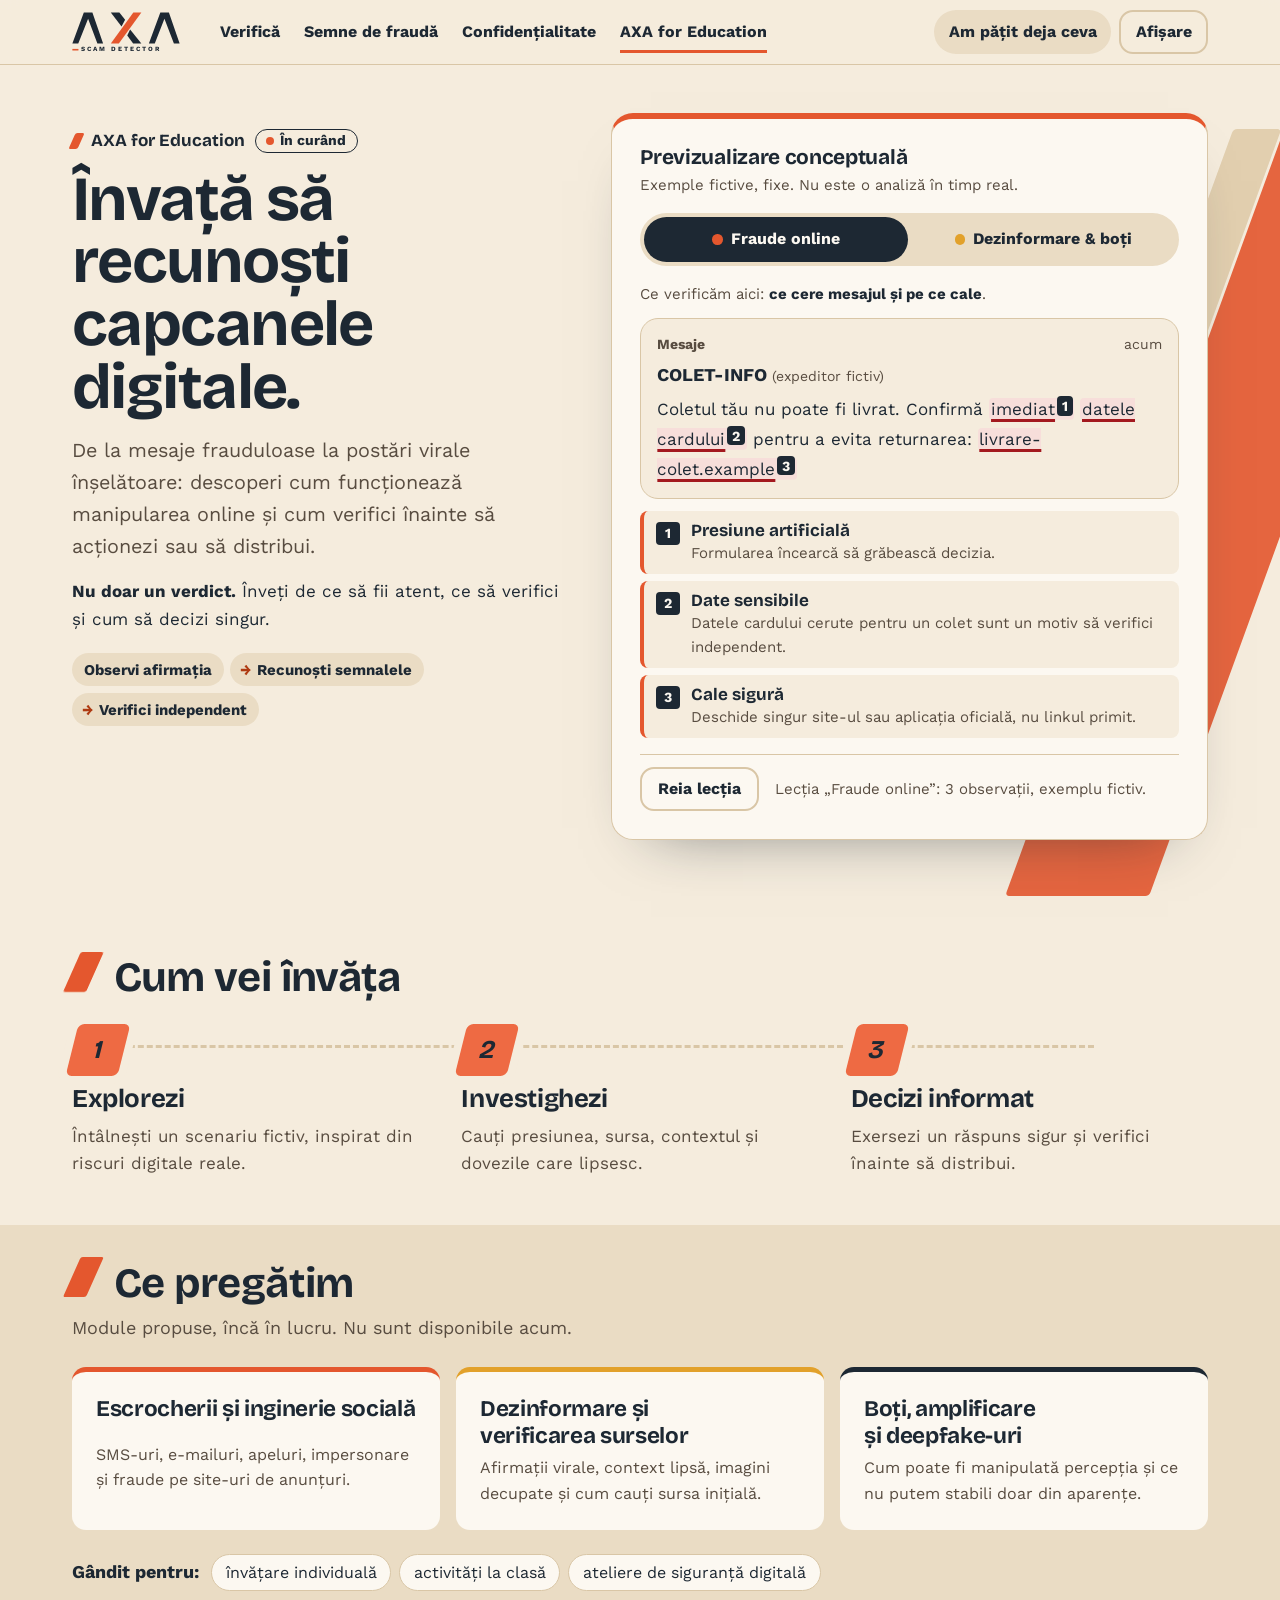
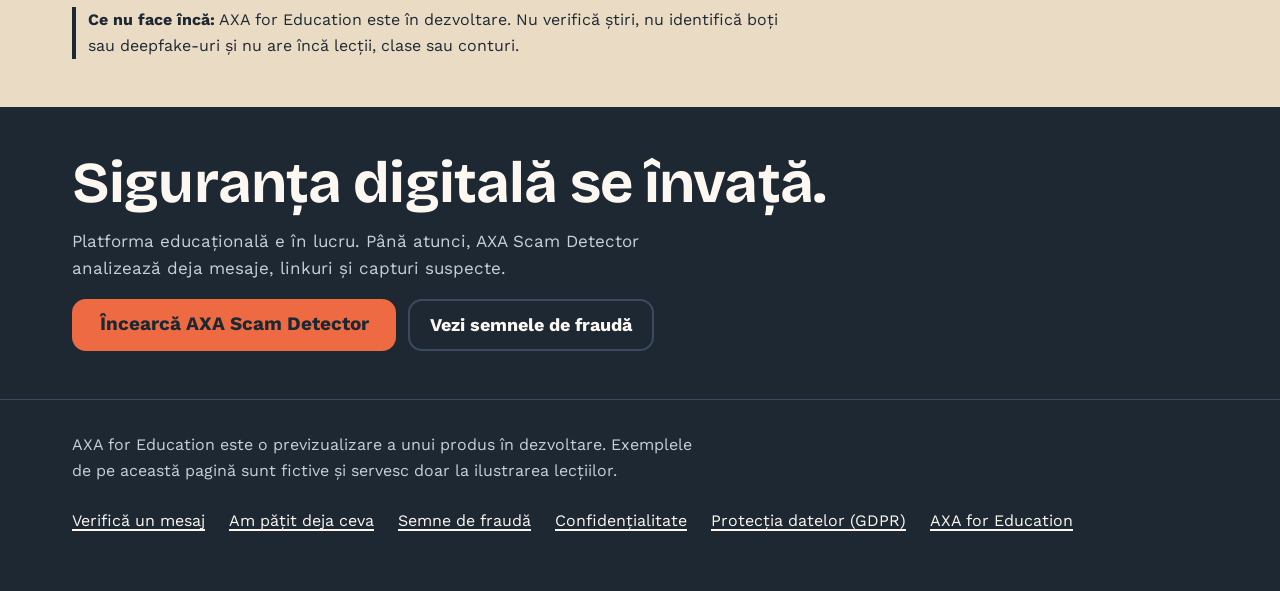
<file: education.html>
<!DOCTYPE html>
<html lang="ro">
<head>
<meta charset="UTF-8">
<meta name="viewport" content="width=device-width, initial-scale=1, viewport-fit=cover">
<title>AXA for Education — în curând</title>
<meta name="description" content="AXA for Education, în curând: învață să recunoști escrocheriile online și informațiile virale înșelătoare și cum să le verifici înainte să acționezi sau să distribui.">
<meta name="color-scheme" content="light dark">
<meta name="theme-color" content="#F5ECDD" media="(prefers-color-scheme: light)">
<meta name="theme-color" content="#121920" media="(prefers-color-scheme: dark)">
<link rel="preload" href="/assets/fonts/bricolage-bold.woff" as="font" type="font/woff" crossorigin>
<link rel="preload" href="/assets/fonts/worksans-regular.woff" as="font" type="font/woff" crossorigin>
<link rel="stylesheet" href="/assets/axa.css">
<link rel="stylesheet" href="/assets/education.css">
</head>
<body class="edu">
<a class="skip" href="#continut">Sari la conținut</a>

<header class="top">
  <div class="wrap top-in">
    <a class="logo" href="/" aria-label="AXA Scam Detector, pagina principală">
      <svg viewBox="148 300 604 236" aria-hidden="true" focusable="false"><g class="logo-ink"><polygon points="150,482 214,309 262,309 322,482 290,482 238,343 183,482"/><polygon points="578,482 642,309 690,309 750,482 718,482 665,343 611,482"/><polygon points="365,309 413,309 445,349 425,387"/><polygon points="473,403 536,482 490,482 457,437"/></g><polygon class="logo-accent" points="365,482 410,482 536,309 491,309"/><rect class="logo-accent" x="150" y="512" width="34" height="9"/><text class="logo-ink" x="198" y="526" font-size="36" letter-spacing="11" font-family="Work Sans, system-ui, sans-serif" font-weight="700">SCAM DETECTOR</text></svg>
    </a>
    <nav class="nav" aria-label="Navigare principală">
      <a href="/#verifica">Verifică</a><a href="/#semne">Semne de fraudă</a><a href="/#confidentialitate">Confidențialitate</a><a href="/education" aria-current="page">AXA for Education</a>
    </nav>
    <div class="top-actions">
      <a class="help-link" href="/#ajutor"><span class="long">Am pățit deja ceva</span><span class="short" aria-hidden="true">Ajutor</span></a>
      <button class="btn btn-ghost" id="disp" type="button" aria-expanded="false" aria-controls="disp-panel"><span class="lbl-wide">Afișare</span><span class="lbl-narrow">Meniu</span></button>
    </div>
  </div>
  <div class="disp-panel" id="disp-panel" hidden>
    <nav class="wrap menu-links" aria-label="Navigare principală">
      <a href="/#verifica">Verifică</a><a href="/#semne">Semne de fraudă</a><a href="/#confidentialitate">Confidențialitate</a><a href="/education" aria-current="page">AXA for Education</a>
    </nav>
    <div class="wrap disp-in">
      <div class="disp-group" role="group" aria-labelledby="ts-l"><span id="ts-l">Mărimea textului</span>
        <button class="btn btn-ghost" id="fm" type="button" aria-label="Micșorează textul">A−</button><output id="fz" aria-live="polite">100%</output><button class="btn btn-ghost" id="fp" type="button" aria-label="Mărește textul">A+</button></div>
      <fieldset class="disp-group"><legend>Tema</legend>
        <label><input type="radio" name="theme" value="auto" checked> Ca dispozitivul</label>
        <label><input type="radio" name="theme" value="light"> Luminoasă</label>
        <label><input type="radio" name="theme" value="dark"> Întunecată</label></fieldset>
    </div>
  </div>
</header>

<main id="continut" tabindex="-1">
  <!-- A · hero + B · the two-track conceptual preview -->
  <section class="wrap edu-hero" aria-labelledby="edu-h">
    <div class="edu-intro">
      <p class="edu-brand"><span class="slash" aria-hidden="true"></span>AXA for Education <span class="soon">În curând</span></p>
      <h1 id="edu-h">Învață să recunoști capcanele digitale.</h1>
      <p class="edu-lead">De la mesaje frauduloase la postări virale înșelătoare: descoperi cum funcționează manipularea online și cum verifici înainte să acționezi sau să distribui.</p>
      <p class="edu-promise"><strong>Nu doar un verdict.</strong> Înveți de ce să fii atent, ce să verifici și cum să decizi singur.</p>
      <ol class="edu-path" aria-label="Aceeași disciplină pentru ambele lecții">
        <li>Observi afirmația</li><li>Recunoști semnalele</li><li>Verifici independent</li>
      </ol>
    </div>

    <section class="lab" id="previzualizare" aria-labelledby="lab-h">
      <div class="lab-head">
        <h2 id="lab-h">Previzualizare conceptuală</h2>
        <p class="lab-note">Exemple fictive, fixe. Nu este o analiză în timp real.</p>
      </div>
      <div class="lab-tabs" role="tablist" aria-label="Alege lecția" hidden>
        <button class="lab-tab" type="button" role="tab" id="tab-f" aria-controls="panel-f" aria-selected="true"><span class="dot dot-f" aria-hidden="true"></span>Fraude online</button>
        <button class="lab-tab" type="button" role="tab" id="tab-d" aria-controls="panel-d" aria-selected="false" tabindex="-1"><span class="dot dot-d" aria-hidden="true"></span>Dezinformare &amp; boți</button>
      </div>

      <div class="lab-panel track-f" id="panel-f" data-track="f">
        <h3 class="track-title">Fraude online</h3>
        <p class="track-what">Ce verificăm aici: <strong>ce cere mesajul și pe ce cale</strong>.</p>
        <div class="specimen sms" aria-label="Exemplu fictiv de SMS">
          <p class="sms-top"><span class="sms-app">Mesaje</span><span>acum</span></p>
          <p class="sms-from">COLET-INFO <span>(expeditor fictiv)</span></p>
          <p class="sms-text">Coletul tău nu poate fi livrat. Confirmă <mark class="cue" data-step="1"><span class="w">imediat</span><sup>1</sup></mark> <mark class="cue" data-step="2"><span class="w">datele cardului</span><sup>2</sup></mark> pentru a evita returnarea: <mark class="cue cue-link" data-step="3"><span class="w">livrare-colet.example</span><sup>3</sup></mark></p>
        </div>
        <ol class="notes-edu">
          <li data-step="1"><b>Presiune artificială</b><span>Formularea încearcă să grăbească decizia.</span></li>
          <li data-step="2"><b>Date sensibile</b><span>Datele cardului cerute pentru un colet sunt un motiv să verifici independent.</span></li>
          <li data-step="3"><b>Cale sigură</b><span>Deschide singur site-ul sau aplicația oficială, nu linkul primit.</span></li>
        </ol>
      </div>

      <div class="lab-panel track-d" id="panel-d" data-track="d">
        <h3 class="track-title">Dezinformare &amp; boți</h3>
        <p class="track-what">Ce verificăm aici: <strong>de unde vine afirmația și ce o susține</strong>.</p>
        <article class="specimen post" aria-label="Exemplu fictiv de postare virală">
          <div class="post-head"><span class="avatar" aria-hidden="true">EV</span><p><b>Exemplu Viral</b><span>@exemplu_viral · cont fictiv</span></p></div>
          <p class="post-text"><mark class="cue" data-step="1"><span class="w">ȘOCANT!</span><sup>1</sup></mark> <mark class="cue" data-step="2"><span class="w">Toată lumea distribuie</span><sup>2</sup></mark> <span class="keep"><mark class="cue" data-step="3"><span class="w">această informație</span><sup>3</sup></mark>.</span> Media nu vrea să afli adevărul!</p>
          <figure class="spread">
            <svg viewBox="0 0 240 70" aria-hidden="true" focusable="false"><g class="sp-lines"><path d="M120 35 L60 14 M120 35 L54 56 M120 35 L180 12 M120 35 L188 55 M60 14 L18 22 M54 56 L16 50 M180 12 L222 20 M188 55 L226 48 M120 35 L120 6 M120 35 L118 64"/></g><g class="sp-nodes"><circle cx="120" cy="35" r="8" class="hub"/><circle cx="60" cy="14" r="5"/><circle cx="54" cy="56" r="5"/><circle cx="180" cy="12" r="5"/><circle cx="188" cy="55" r="5"/><circle cx="18" cy="22" r="4"/><circle cx="16" cy="50" r="4"/><circle cx="222" cy="20" r="4"/><circle cx="226" cy="48" r="4"/><circle cx="120" cy="6" r="4"/><circle cx="118" cy="64" r="4"/></g></svg>
            <figcaption>Simulare: cum circulă o postare. Desenul nu arată boți și nu dovedește o campanie coordonată.</figcaption>
          </figure>
        </article>
        <ol class="notes-edu">
          <li data-step="1"><b>Limbaj emoțional</b><span>Intensitatea nu înlocuiește dovezile.</span></li>
          <li data-step="2"><b>Popularitate ≠ adevăr</b><span>Multe distribuiri nu arată că afirmația e corectă și nici că provin de la boți.</span></li>
          <li data-step="3"><b>Sursă neclară</b><span>Cine afirmă asta și unde este sursa originală?</span></li>
          <li data-step="4"><b>Ce verifici?</b><span>Sursa inițială, data, contextul și confirmări independente.</span></li>
        </ol>
        <p class="track-honest">Lecția nu spune că afirmația e falsă. Te învață cum o verifici.</p>
      </div>

      <div class="lab-ctrl" hidden>
        <button class="btn btn-ghost" id="replay" type="button">Reia lecția</button>
        <p class="lab-status" id="lab-status" aria-live="polite"></p>
      </div>
    </section>
  </section>

  <!-- C · how future learning works -->
  <section class="wrap edu-moves" aria-labelledby="moves-h">
    <h2 id="moves-h"><span class="slash" aria-hidden="true"></span>Cum vei învăța</h2>
    <ol class="moves">
      <li><span class="mv-n" aria-hidden="true">1</span><h3>Explorezi</h3><p>Întâlnești un scenariu fictiv, inspirat din riscuri digitale reale.</p></li>
      <li><span class="mv-n" aria-hidden="true">2</span><h3>Investighezi</h3><p>Cauți presiunea, sursa, contextul și dovezile care lipsesc.</p></li>
      <li><span class="mv-n" aria-hidden="true">3</span><h3>Decizi informat</h3><p>Exersezi un răspuns sigur și verifici înainte să distribui.</p></li>
    </ol>
  </section>

  <!-- D · where the education goes next -->
  <section class="edu-next" aria-labelledby="next-h">
    <div class="wrap">
      <div class="next-head">
        <h2 id="next-h"><span class="slash" aria-hidden="true"></span>Ce pregătim</h2>
        <p>Module propuse, încă în lucru. Nu sunt disponibile acum.</p>
      </div>
      <ul class="modules">
        <li class="mod mod-f"><h3>Escrocherii și inginerie socială</h3><p>SMS-uri, e-mailuri, apeluri, impersonare și fraude pe site-uri de anunțuri.</p></li>
        <li class="mod mod-d"><h3>Dezinformare și verificarea surselor</h3><p>Afirmații virale, context lipsă, imagini decupate și cum cauți sursa inițială.</p></li>
        <li class="mod mod-b"><h3>Boți, amplificare și deepfake-uri</h3><p>Cum poate fi manipulată percepția și ce nu putem stabili doar din aparențe.</p></li>
      </ul>
      <div class="audiences">
        <p class="aud-k">Gândit pentru:</p>
        <ul><li>învățare individuală</li><li>activități la clasă</li><li>ateliere de siguranță digitală</li></ul>
      </div>
      <p class="edu-limits"><strong>Ce nu face încă:</strong> AXA for Education este în dezvoltare. Nu verifică știri, nu identifică boți sau deepfake-uri și nu are încă lecții, clase sau conturi.</p>
    </div>
  </section>

  <!-- E · closing -->
  <section class="edu-close" aria-labelledby="close-h">
    <div class="wrap close-in">
      <h2 id="close-h">Siguranța digitală se învață.</h2>
      <p>Platforma educațională e în lucru. Până atunci, AXA Scam Detector analizează deja mesaje, linkuri și capturi suspecte.</p>
      <div class="close-ctas">
        <a class="btn btn-cta" href="/#verifica">Încearcă AXA Scam Detector</a>
        <a class="btn btn-on-dark" href="/#semne">Vezi semnele de fraudă</a>
      </div>
    </div>
  </section>
</main>

<footer class="foot">
  <div class="wrap foot-in">
    <p>AXA for Education este o previzualizare a unui produs în dezvoltare. Exemplele de pe această pagină sunt fictive și servesc doar la ilustrarea lecțiilor.</p>
    <nav aria-label="Navigare secundară"><a href="/#verifica">Verifică un mesaj</a><a href="/#ajutor">Am pățit deja ceva</a><a href="/#semne">Semne de fraudă</a><a href="/#confidentialitate">Confidențialitate</a><a href="/#gdpr">Protecția datelor (GDPR)</a><a href="/education" aria-current="page">AXA for Education</a></nav>
  </div>
</footer>
<script src="/assets/education.js"></script>
</body>
</html>
</file>
<file: assets/axa.css>
/* AXA Scam Detector — "Evidence Desk, alive" (v2.1.1 UI).
   Warm cream + deep navy + AXA orange, one graphic motif (the logo's slash), a restored
   green→amber→red scale, and a small motion language. Colour never carries meaning alone.
   Fonts: Bricolage Grotesque (display) + Work Sans (text), OFL, subset, self-hosted. */

@font-face{font-family:"Bricolage Grotesque";src:url("/assets/fonts/bricolage-bold.woff") format("woff");font-weight:700;font-style:normal;font-display:swap}
@font-face{font-family:"Work Sans";src:url("/assets/fonts/worksans-regular.woff") format("woff");font-weight:400;font-style:normal;font-display:swap}
@font-face{font-family:"Work Sans";src:url("/assets/fonts/worksans-bold.woff") format("woff");font-weight:700;font-style:normal;font-display:swap}

:root{
  --paper:#F5ECDD; --paper-2:#FCF8F1; --sand:#EADCC4; --sand-2:#E2CFAF; --line:#D9C6A6; --field:#8A775B;
  --ink:#1D2833; --muted:#584C40;
  --desk:#1D2833; --desk-2:#26344A; --desk-text:#FCF8F1; --desk-muted:#C9D0D8; --desk-line:#3B4A5E;
  --fit-on-dark:#FFB59C; --brand:#E4572E; --cta:#EE6A43; --cta-hover:#F27B57; --on-cta:#1D2833; --link:#AE3A12;
  --danger:#A3191F; --danger-tint:#F7DEDA; --caution:#7A4E00; --caution-tint:#F6E6BF;
  --clear:#25624A; --clear-tint:#DDEBE1; --unknown:#46566A; --unknown-tint:#E4E8EC;
  /* the scale: deliberately warmer and clearer than traffic-light primaries */
  --sp-green:#2E8B5E; --sp-amber:#E2A12B; --sp-red:#D2412A; --sp-track:#E7DAC4;
  --focus:#E4572E;
  --display:"Bricolage Grotesque","Work Sans",system-ui,-apple-system,"Segoe UI",Roboto,Arial,sans-serif;
  --text:"Work Sans",system-ui,-apple-system,"Segoe UI",Roboto,Arial,sans-serif;
  --mono:ui-monospace,"SF Mono","Cascadia Mono",Consolas,"Roboto Mono","DejaVu Sans Mono",monospace;
  --fs-meta:.875rem; --fs-body:1.125rem; --fs-lg:1.25rem;
  --s1:.25rem; --s2:.5rem; --s3:.75rem; --s4:1rem; --s5:1.5rem; --s6:2rem; --s7:3rem; --s8:5rem;
  --r-sm:8px; --r:14px; --r-lg:22px;
  /* motion: feedback · local · major · marker */
  --d-fb:110ms; --d-local:210ms; --d-major:320ms; --d-marker:650ms;
  --ease-out:cubic-bezier(.22,1,.36,1); --ease-io:cubic-bezier(.65,0,.35,1);
  --shadow-lift:0 10px 24px -14px rgba(29,40,51,.55);
  --measure:40rem;
  color-scheme:light;
}
@media (prefers-color-scheme:dark){:root:not([data-theme="light"]){
  --paper:#121920; --paper-2:#1A232D; --sand:#222D39; --sand-2:#2A3644; --line:#344252; --field:#7C8A9A;
  --ink:#F0E6D4; --muted:#BDB3A4;
  --desk:#243142; --desk-2:#2E3D51; --desk-text:#F0E6D4; --desk-muted:#A9B3BE; --desk-line:#3A4858;
  --brand:#F27149; --cta:#F27149; --cta-hover:#F5875F; --on-cta:#121920; --link:#F58A68;
  --danger:#FF968C; --danger-tint:#3A1C1E; --caution:#F0C46B; --caution-tint:#362B14;
  --clear:#86D1B2; --clear-tint:#15302A; --unknown:#AEBBC9; --unknown-tint:#202A35;
  --sp-green:#4DB585; --sp-amber:#F0B84A; --sp-red:#FF7A5C; --sp-track:#2A3644; --focus:#F27149;
  --shadow-lift:0 10px 24px -14px rgba(0,0,0,.8); color-scheme:dark}}
:root[data-theme="dark"]{
  --paper:#121920; --paper-2:#1A232D; --sand:#222D39; --sand-2:#2A3644; --line:#344252; --field:#7C8A9A;
  --ink:#F0E6D4; --muted:#BDB3A4;
  --desk:#243142; --desk-2:#2E3D51; --desk-text:#F0E6D4; --desk-muted:#A9B3BE; --desk-line:#3A4858;
  --brand:#F27149; --cta:#F27149; --cta-hover:#F5875F; --on-cta:#121920; --link:#F58A68;
  --danger:#FF968C; --danger-tint:#3A1C1E; --caution:#F0C46B; --caution-tint:#362B14;
  --clear:#86D1B2; --clear-tint:#15302A; --unknown:#AEBBC9; --unknown-tint:#202A35;
  --sp-green:#4DB585; --sp-amber:#F0B84A; --sp-red:#FF7A5C; --sp-track:#2A3644; --focus:#F27149;
  --shadow-lift:0 10px 24px -14px rgba(0,0,0,.8); color-scheme:dark}

/* ---------------------------------------------------------------- base */
*,*::before,*::after{box-sizing:border-box}
html{-webkit-text-size-adjust:100%;scroll-padding-top:1rem}
@media (min-width:56em){html{scroll-padding-top:5.5rem}}
html.theme-anim,html.theme-anim *{transition:background-color var(--d-major) var(--ease-io),color var(--d-major) var(--ease-io),border-color var(--d-major) var(--ease-io)!important}
body{margin:0;background:var(--paper);color:var(--ink);font-family:var(--text);font-size:var(--fs-body);line-height:1.6;overflow-wrap:break-word;-webkit-font-smoothing:antialiased;font-variant-numeric:lining-nums}
[hidden]{display:none!important}
h1,h2,h3{font-family:var(--display);font-weight:700;line-height:1.08;margin:0;letter-spacing:-.015em;text-wrap:balance}
p{margin:0}
a{color:var(--link);text-underline-offset:.2em;text-decoration-thickness:1.5px}
a:hover{text-decoration-thickness:2.5px}
button,input,textarea{font:inherit;color:inherit}
button{cursor:pointer;-webkit-tap-highlight-color:transparent}
:focus-visible{outline:3px solid var(--focus);outline-offset:3px;border-radius:4px}
.sr{position:absolute!important;width:1px;height:1px;overflow:hidden;clip-path:inset(50%);white-space:nowrap}
.wrap{width:100%;max-width:76rem;margin-inline:auto;padding-inline:clamp(1rem,4vw,2.5rem)}
.skip{position:absolute;left:1rem;top:-5rem;z-index:30;background:var(--ink);color:var(--paper);padding:.75rem 1rem;border-radius:var(--r-sm)}
.skip:focus{top:.75rem}
.nowrap{white-space:normal}@media (min-width:24em){.nowrap{white-space:nowrap}}
h1,h2,h3,.recovery li,.recovery summary,.notes li,.zone li,.desk-label,.tile{overflow-wrap:anywhere;hyphens:auto}
.recovery>*,.block>*,.vcard>*,.v-head>*,.intro>*,.disc>*,.result>*,.panel>*{min-width:0}

/* the AXA slash: one parallelogram, reused as motif, marker and accent */
.slash{display:inline-block;width:.55em;height:.95em;background:var(--brand);transform:skewX(-24deg);border-radius:2px;vertical-align:-.08em;margin-right:.45em}

/* ---------------------------------------------------------------- buttons: tactile, quick */
.btn{--bg:transparent;--fg:var(--ink);--bd:var(--ink);display:inline-flex;align-items:center;justify-content:center;gap:.55rem;min-height:3rem;padding:.7rem 1.25rem;border-radius:var(--r);border:2px solid var(--bd);background:var(--bg);color:var(--fg);font-weight:700;text-decoration:none;line-height:1.2;
  transition:transform var(--d-fb) var(--ease-out),box-shadow var(--d-fb) var(--ease-out),background-color var(--d-fb) var(--ease-out),border-color var(--d-fb) var(--ease-out)}
.btn:hover{transform:translateY(-1px);box-shadow:var(--shadow-lift)}
.btn:active{transform:translateY(1px) scale(.985);box-shadow:none;transition-duration:60ms}
.btn-cta{--bg:var(--cta);--fg:var(--on-cta);--bd:var(--cta);font-size:1.1875rem;padding:.8rem 1.6rem;min-height:3.25rem}
.btn-cta:hover{--bg:var(--cta-hover);--bd:var(--cta-hover)}
.btn-ghost{--bd:var(--line);font-weight:600}
.btn-ghost:hover{--bd:var(--ink)}
.btn-on-dark{--fg:var(--desk-text);--bd:var(--desk-line)}
.btn-on-dark:hover{--bd:var(--desk-text)}
.btn-text{background:none;border:0;padding:.5rem .25rem;color:var(--link);text-decoration:underline;text-underline-offset:.2em;min-height:2.75rem;font-weight:600}
.btn .ok{display:inline-block;width:1em;height:1em}
button:disabled{cursor:progress}
.btn:disabled{opacity:.85;transform:none;box-shadow:none}
.spin{width:1.1em;height:1.1em;border-radius:50%;border:2.5px solid currentColor;border-right-color:transparent;animation:spin .8s linear infinite;flex:none}
@keyframes spin{to{transform:rotate(360deg)}}

/* ---------------------------------------------------------------- header */
.top{position:relative;z-index:20;background:color-mix(in srgb,var(--paper) 92%,transparent);backdrop-filter:saturate(1.2) blur(8px);-webkit-backdrop-filter:saturate(1.2) blur(8px);border-bottom:1px solid var(--line)}
@media (min-width:56em){.top{position:sticky;top:0}}
.top-in{display:flex;flex-wrap:wrap;align-items:center;gap:var(--s2) var(--s4);min-height:4rem;padding-block:var(--s2)}
.logo{display:block;flex:none;width:6.75rem;color:var(--ink)}
.logo svg{display:block;width:100%;height:auto}
.logo-ink{fill:var(--ink)}.logo-accent{fill:var(--brand)}
.nav{display:none;gap:var(--s5);margin-left:var(--s5)}
.nav a{color:var(--ink);text-decoration:none;font-weight:600;font-size:1rem;padding:.5rem 0;background:linear-gradient(var(--brand),var(--brand)) left bottom/0 3px no-repeat;transition:background-size var(--d-local) var(--ease-out)}
.nav a:hover{background-size:100% 3px}
.top-actions{margin-left:auto;display:flex;flex-wrap:wrap;align-items:center;gap:var(--s2)}
.help-link{font-weight:700;font-size:1rem;color:var(--ink);padding:.55rem .9rem;min-height:2.75rem;display:inline-flex;align-items:center;white-space:nowrap;border-radius:999px;background:var(--sand);text-decoration:none;transition:background-color var(--d-fb) var(--ease-out)}
.help-link:hover{background:var(--sand-2)}
.help-link .short{display:none}
.top .btn-ghost{min-height:2.75rem;padding:.45rem .9rem;font-size:1rem}
.nav a[aria-current="page"]{background-size:100% 3px}
/* Header: four links fit inline from 70em; below that they live in the "Meniu" panel (the same panel as Afișare). */
#disp .lbl-wide{display:none}
.menu-links{display:flex;flex-direction:column;padding-block:var(--s2) 0}
.menu-links a{display:flex;align-items:center;min-height:2.9rem;color:var(--ink);font-weight:700;text-decoration:none;border-bottom:1px solid var(--line)}
.menu-links a:hover{color:var(--link)}
.menu-links a[aria-current="page"]{color:var(--link);box-shadow:inset 4px 0 0 var(--brand);padding-left:.75rem}
@media (min-width:70em){.nav{display:flex}#disp .lbl-wide{display:inline}#disp .lbl-narrow{display:none}.menu-links{display:none}}
@media (max-width:419px){.logo{width:5.5rem}.top-in{gap:var(--s2)}.help-link .long{position:absolute;width:1px;height:1px;overflow:hidden;clip-path:inset(50%)}.help-link .short{display:inline}}
.disp-panel{border-top:1px solid var(--line);background:var(--paper-2);overflow:hidden}
.disp-panel.opening{animation:drop var(--d-local) var(--ease-out)}
@keyframes drop{from{opacity:0;transform:translateY(-6px)}to{opacity:1;transform:none}}
.disp-in{display:flex;flex-wrap:wrap;gap:var(--s4) var(--s6);padding-block:var(--s3)}
.disp-group{display:flex;flex-wrap:wrap;align-items:center;gap:var(--s2);border:0;margin:0;padding:0;font-size:1rem}
.disp-group legend,.disp-group>span{font-weight:700;margin-right:var(--s2);float:left}
.disp-group output{min-width:3.5rem;text-align:center;font-variant-numeric:tabular-nums}
.disp-group label{display:inline-flex;align-items:center;gap:.4rem;min-height:2.75rem;padding-right:var(--s3)}
input[type=radio],input[type=checkbox]{width:1.25rem;height:1.25rem;accent-color:var(--cta);margin:0;flex:none}

/* ---------------------------------------------------------------- hero: headline + navy desk over the slash */
.intro{position:relative;padding-block:var(--s5) var(--s6);display:grid;gap:var(--s5);isolation:isolate}
.hero-art{display:none}
main{overflow-x:clip}
@media (min-width:1100px){
  .hero-art{display:block;grid-column:2;grid-row:1;position:relative;z-index:-1;pointer-events:none;align-self:stretch;margin:-3.25rem -6rem -1rem 38%}
  .hero-art svg{position:absolute;inset:0;width:100%;height:100%}
  .intro>.desk{grid-column:2;grid-row:1}.intro>.examples{grid-column:2;grid-row:2}
}
.hero-art .a1{fill:var(--brand)}.hero-art .a2{fill:var(--ink)}.hero-art .a3{fill:var(--sand-2)}
.intro-copy{max-width:36rem}
.intro h1{font-size:min(clamp(2.2rem,1.25rem + 4.2vw,4.4rem),13vw);line-height:.98;letter-spacing:-.025em}
.intro h1 em{font-style:normal;color:var(--brand);position:relative}
.lead{margin-top:var(--s4);color:var(--muted);font-size:clamp(1.0625rem,1rem + .3vw,1.25rem);max-width:33rem}
.expect{display:none;list-style:none;margin:var(--s6) 0 0;padding:0;gap:var(--s3);max-width:30rem}
.expect li{display:grid;grid-template-columns:auto 1fr;gap:var(--s3);align-items:start;font-size:1rem;color:var(--muted)}
.expect li::before{content:"";width:.55rem;height:1.05rem;margin-top:.25rem;background:var(--brand);transform:skewX(-24deg);border-radius:2px}
.expect strong{color:var(--ink)}
@media (min-width:1100px){.intro{grid-template-columns:minmax(0,.95fr) minmax(0,1.05fr);column-gap:var(--s7);align-items:start;padding-top:var(--s7);padding-bottom:var(--s7)}.intro-copy{grid-row:1/3;padding-top:var(--s5)}.expect{display:grid}}
.desk{position:relative;background:var(--desk);color:var(--desk-text);border-radius:var(--r-lg);padding:clamp(1rem,3vw,1.75rem);display:grid;gap:var(--s3);max-width:46rem;box-shadow:0 28px 60px -34px rgba(29,40,51,.75);
  transition:transform var(--d-local) var(--ease-out),box-shadow var(--d-local) var(--ease-out)}
.desk::after{content:"";position:absolute;inset:0;border-radius:inherit;border:3px dashed var(--cta);opacity:0;pointer-events:none;transition:opacity var(--d-fb) var(--ease-out)}
.desk.drag{transform:scale(1.01)}.desk.drag::after{opacity:1}
.desk-label{font-family:var(--display);font-size:1.4rem;display:flex;flex-wrap:wrap;align-items:baseline;gap:.2rem .6rem}
.desk-label span{font-family:var(--text);font-weight:400;font-size:1rem;color:var(--desk-muted)}
textarea{width:100%;min-height:9.5rem;resize:vertical;background:var(--paper-2);color:var(--ink);border:2px solid transparent;border-radius:var(--r);padding:.85rem 1rem;font-size:1.125rem;line-height:1.55;transition:border-color var(--d-fb) var(--ease-out),box-shadow var(--d-fb) var(--ease-out)}
textarea:focus-visible{outline:none;border-color:var(--cta);box-shadow:0 0 0 4px color-mix(in srgb,var(--cta) 35%,transparent)}
textarea::placeholder{color:var(--muted);opacity:1}
.hint{font-size:1rem;color:var(--desk-muted)}
.desk-actions{display:flex;flex-wrap:wrap;gap:var(--s3);align-items:center}
@media (max-width:33em){.desk-actions .btn{flex:1 1 100%}}
.desk .btn-text{color:var(--desk-text)}
.drop-hint{font-size:1rem;color:var(--desk-muted)}
@media (hover:none){.drop-hint{display:none}}
.file-chip{display:flex;flex-wrap:wrap;align-items:center;gap:var(--s2) var(--s3);background:var(--desk-2);border-radius:var(--r);padding:.6rem .9rem;font-size:1rem}
.file-chip b{font-weight:700}
.file-chip .btn-text{color:var(--desk-text);min-height:2.75rem;padding:.25rem .4rem}
.ocr-note{background:var(--desk-2);border-left:4px solid var(--caution-tint);border-radius:var(--r-sm);padding:var(--s3) var(--s4);display:grid;gap:var(--s2);font-size:1rem}
.check{display:flex;gap:.6rem;align-items:center;min-height:2.75rem;font-weight:700}
.busy{font-size:1rem;color:var(--desk-text);display:flex;flex-wrap:wrap;align-items:center;gap:var(--s3)}
.busy:empty{display:none}
.busy .btn-text{color:var(--desk-text)}
.error-box{background:var(--danger-tint);color:var(--ink);border-radius:var(--r);padding:var(--s4);display:grid;gap:var(--s2);border-left:6px solid var(--danger);animation:rise var(--d-local) var(--ease-out)}
.error-box h2{font-family:var(--text);font-size:var(--fs-lg)}
.error-box .btns{display:flex;flex-wrap:wrap;gap:var(--s3)}
.privacy{font-size:1rem;color:var(--desk-muted);border-top:1px solid var(--desk-line);padding-top:var(--s3)}
.privacy-k{font-weight:700;color:var(--desk-text)}
.privacy a{color:var(--desk-text)}
.examples{display:flex;flex-wrap:wrap;gap:var(--s2);align-items:center;font-size:1rem;color:var(--muted);max-width:46rem}
.examples span{width:100%}
.examples button{background:var(--paper-2);border:1px solid var(--line);border-radius:999px;padding:.5rem 1rem;min-height:2.75rem;color:var(--ink);font-size:1rem;transition:transform var(--d-fb) var(--ease-out),border-color var(--d-fb) var(--ease-out)}
.examples button:hover{border-color:var(--ink);transform:translateY(-1px)}
.examples button:active{transform:translateY(1px)}

/* ---------------------------------------------------------------- result: the verdict card */
.result{padding-block:var(--s5) var(--s7);display:grid;gap:var(--s5);max-width:68rem;transition:opacity var(--d-major) var(--ease-out)}
.result.stale{opacity:.4}
.result.enter .vcard{animation:rise var(--d-major) var(--ease-out) both}
.result.enter .disc-list{animation:rise var(--d-major) var(--ease-out) 80ms both}
@keyframes rise{from{opacity:0;transform:translateY(14px)}to{opacity:1;transform:none}}
.vcard{background:var(--paper-2);border-radius:var(--r-lg);overflow:hidden;box-shadow:0 1px 0 var(--line),0 24px 48px -36px rgba(29,40,51,.55);border:1px solid var(--line);display:grid}
.v-strong{--v:var(--danger);--vt:var(--danger-tint)} .v-suspect{--v:var(--caution);--vt:var(--caution-tint)}
.v-no_clear_signs{--v:var(--clear);--vt:var(--clear-tint)} .v-unable{--v:var(--unknown);--vt:var(--unknown-tint)}
.v-head{padding:clamp(1.15rem,3.2vw,2.1rem);display:grid;gap:var(--s3);position:relative}
.v-top{display:flex;align-items:center;gap:var(--s3)}
.mark{width:2.75rem;height:2.75rem;flex:none;color:var(--v)}
.mark svg{width:100%;height:100%;display:block}
.eyebrow{font-size:1rem;font-weight:700;color:var(--v);background:var(--vt);padding:.2rem .7rem;border-radius:999px}
.v-head h2{font-size:min(clamp(1.85rem,1.3rem + 2.2vw,2.85rem),12.5vw);line-height:1.04;color:var(--ink)}
.v-head h2:focus{outline:none}
.v-head h2:focus-visible{outline:3px solid var(--focus);outline-offset:4px}
.qual{font-weight:700;color:var(--v);font-size:1.0625rem}
.reason{font-size:clamp(1.125rem,1.05rem + .3vw,1.3rem);max-width:var(--measure)}
.partial{border:2px dashed var(--unknown);background:var(--unknown-tint);border-radius:var(--r);padding:var(--s3) var(--s4);font-size:1rem;max-width:var(--measure)}
.partial strong{display:block}

/* the restored spectrum */
.spectrum{display:grid;gap:.55rem;margin-block:var(--s2) var(--s1);max-width:38rem}
.sp-track{position:relative;height:1rem;border-radius:999px;background:linear-gradient(90deg,var(--sp-green) 0%,var(--sp-green) 27%,var(--sp-amber) 43%,var(--sp-amber) 61%,var(--sp-red) 77%,var(--sp-red) 100%);box-shadow:inset 0 0 0 1.5px color-mix(in srgb,var(--field) 70%,transparent)}
.sp-track::before,.sp-track::after{content:"";position:absolute;top:-3px;bottom:-3px;width:3px;border-radius:2px;background:var(--paper-2)}
.sp-track::before{left:35%}.sp-track::after{left:70%}
.sp-run{position:absolute;inset:0 .6rem;transform:translateX(var(--to,0%));transition:transform var(--d-marker) var(--ease-out)}
.sp-marker{position:absolute;left:0;top:50%;width:1.05rem;height:2.25rem;margin:-1.125rem 0 0 -.525rem;background:var(--ink);border:3px solid var(--paper-2);border-radius:4px;transform:skewX(-20deg);box-shadow:0 4px 10px -4px rgba(0,0,0,.5)}
.spectrum.unplaced .sp-track{background:repeating-linear-gradient(-45deg,var(--sp-track) 0 8px,color-mix(in srgb,var(--sp-track) 55%,var(--paper-2)) 8px 16px);box-shadow:inset 0 0 0 1.5px var(--unknown)}
.spectrum{container-type:inline-size}
.sp-zones{display:grid;grid-template-columns:minmax(0,35fr) minmax(0,35fr) minmax(0,30fr);font-size:.9375rem;color:var(--muted);gap:var(--s2)}
.sp-zones span{display:flex;align-items:center;gap:.35rem;line-height:1.25}
.sp-zones span:nth-child(2){justify-content:center;text-align:center}.sp-zones span:nth-child(3){justify-content:flex-end;text-align:right}
.sp-zones span.on{color:var(--ink);font-weight:700}
@media (max-width:29.99em){.sp-zones span.on::before{display:none}}
.sp-zones span.on::before{content:"";width:.45rem;height:.85rem;background:var(--ink);transform:skewX(-20deg);border-radius:1px;flex:none}
.sp-note{font-size:.9375rem;color:var(--muted)}
/* very narrow or very large text: the zone names become a short list under the bar instead of squeezed columns */
@container (max-width:13em){
  .sp-zones{display:flex;flex-wrap:wrap;gap:.1rem .9rem}
  .sp-zones span:nth-child(n){justify-content:flex-start;text-align:left}
}

/* action panel */
.v-act{background:var(--desk);color:var(--desk-text);padding:clamp(1.15rem,3.2vw,2rem);display:grid;gap:var(--s3);align-content:start}
.v-act .k{display:flex;align-items:center;font-size:1rem;font-weight:700;color:var(--desk-muted)}
.v-act .act{font-family:var(--display);font-size:clamp(1.35rem,1.15rem + .8vw,1.7rem);line-height:1.18}
.v-act .act-d{color:var(--desk-text);opacity:.92}
.rec-btn{margin-top:var(--s2);justify-content:space-between;width:100%;text-align:left;--fg:var(--desk-text);--bd:var(--desk-line);--bg:var(--desk-2)}
.rec-btn:hover{--bd:var(--desk-text)}
.rec-btn .chev{width:1.4rem;height:1.4rem;flex:none;transition:transform var(--d-local) var(--ease-out)}
.rec-btn[aria-expanded="true"] .chev{transform:rotate(180deg)}
.rec-link{color:var(--desk-text);font-size:1rem}
.v-more{display:flex;flex-wrap:wrap;gap:var(--s2) var(--s3);align-items:center;padding:var(--s4) clamp(1.15rem,3.2vw,2.1rem);border-top:1px solid var(--line)}
.v-more .note{font-size:var(--fs-meta);color:var(--muted);flex-basis:100%}
.v-more .btn{min-height:2.75rem;padding:.45rem 1rem;font-size:1rem}
@media (min-width:960px){
  .vcard{grid-template-columns:minmax(0,1.25fr) minmax(0,1fr)}
  .v-head{padding-right:var(--s6)}
  .v-act{border-radius:0}
  .v-more,.rec-panel{grid-column:1/-1}
}
.v-head::before{content:"";position:absolute;left:0;top:0;bottom:0;width:6px;background:var(--v)}
.v-unable .v-head::before{background:repeating-linear-gradient(180deg,var(--v) 0 10px,transparent 10px 16px)}

/* recovery inside the result: choose what happened → steps */
.rec-panel{background:var(--desk-2);color:var(--desk-text);padding:var(--s4) clamp(1.15rem,3.2vw,2.1rem) var(--s5)}
.rec-panel>p{color:var(--desk-muted);margin-bottom:var(--s3);font-size:1rem}
.tiles{display:grid;grid-template-columns:repeat(auto-fill,minmax(min(100%,14.5rem),1fr));gap:var(--s2)}
.tile{display:flex;align-items:center;gap:var(--s3);min-height:3.25rem;padding:.65rem .9rem;border-radius:var(--r);border:2px solid var(--desk-line);background:transparent;color:var(--desk-text);text-align:left;font-weight:700;font-size:1rem;line-height:1.3;
  transition:background-color var(--d-fb) var(--ease-out),border-color var(--d-fb) var(--ease-out),transform var(--d-fb) var(--ease-out)}
.tile:hover{border-color:var(--desk-text);transform:translateY(-1px)}
.tile[aria-expanded="true"]{background:var(--desk-text);color:var(--desk);border-color:var(--desk-text)}
.tile .fit{margin-left:auto;font-weight:700;color:var(--fit-on-dark);white-space:nowrap}
.tile[aria-expanded="true"] .fit{color:inherit}
.tile .fit{font-size:.875rem}
.steps-out{margin-top:var(--s3);background:var(--paper-2);color:var(--ink);border-radius:var(--r);padding:var(--s4) var(--s5)}
.steps-out h3{margin:0 0 var(--s2);font-family:var(--display);font-size:1.25rem}
.steps-out ol{margin:0;padding-left:1.3rem;display:grid;gap:var(--s2)}
.steps-out .always{margin-top:var(--s3);font-size:1rem;color:var(--muted)}
.steps-out.swap{animation:fade var(--d-local) var(--ease-out)}
@keyframes fade{from{opacity:0;transform:translateY(4px)}to{opacity:1;transform:none}}

/* ---------------------------------------------------------------- progressive disclosure */
.disc-list{display:grid;gap:var(--s3)}
.disc-list>.lbl{font-family:var(--display);font-size:1.35rem;display:flex;align-items:center;margin-bottom:var(--s1)}
.disc{background:var(--paper-2);border:1px solid var(--line);border-radius:var(--r);transition:border-color var(--d-fb) var(--ease-out),box-shadow var(--d-local) var(--ease-out)}
.disc:hover{border-color:var(--sand-2)}
.disc[open]{box-shadow:0 18px 36px -30px rgba(29,40,51,.5)}
.disc>summary{list-style:none;cursor:pointer;display:grid;grid-template-columns:minmax(0,1fr) auto;gap:.15rem var(--s4);align-items:center;padding:var(--s4) var(--s5);min-height:4rem;border-radius:var(--r)}
.disc>summary::-webkit-details-marker{display:none}
.disc>summary .t{font-family:var(--display);font-size:clamp(1.15rem,1.05rem + .4vw,1.35rem);line-height:1.2}
.disc>summary .s{grid-row:2;font-size:1rem;color:var(--muted)}
.disc>summary .s b{font-family:var(--mono);font-weight:600;color:var(--ink);word-break:break-all}
.disc>summary .chev{grid-row:1/3;grid-column:2;width:2.6rem;height:2.6rem;border-radius:50%;background:var(--sand);display:grid;place-items:center;transition:transform var(--d-local) var(--ease-out),background-color var(--d-fb) var(--ease-out)}
.disc>summary:hover .chev{background:var(--sand-2)}
.disc>summary .chev svg{width:1.2rem;height:1.2rem}
.disc[open]>summary .chev{transform:rotate(180deg)}
.disc .body{padding:0 var(--s5) var(--s5);display:grid;gap:var(--s4)}
.disc.mini>summary{min-height:3.25rem;padding-block:var(--s3)}

/* evidence: exhibit + explanations side by side on wide screens */
.ev-grid{display:grid;gap:var(--s4)}
@media (min-width:960px){.ev-grid{grid-template-columns:minmax(0,1.1fr) minmax(0,.9fr);align-items:start}.ev-grid .exhibit{position:sticky;top:6rem}}
.exhibit{background:var(--paper);border-radius:var(--r);padding:var(--s4) var(--s5);font-size:var(--fs-body);line-height:1.9;white-space:pre-wrap;overflow-wrap:anywhere;position:relative;border:1px solid var(--line)}
.exhibit::before{content:"Mesajul tău";display:block;font-family:var(--display);font-size:1rem;color:var(--muted);line-height:1.2;margin-bottom:var(--s2);white-space:normal}
.ev{color:inherit;text-decoration:none;border-radius:4px;padding:.05em .1em;background-image:linear-gradient(var(--hl),var(--hl));background-size:100% 0;background-position:0 100%;background-repeat:no-repeat;
  transition:background-size var(--d-local) var(--ease-out),box-shadow var(--d-fb) var(--ease-out)}
.ev sup{font:700 .78em/1 var(--text);margin-left:.15em;padding:.12em .32em;border-radius:4px;vertical-align:.35em;background:var(--ink);color:var(--paper-2);transition:background-color var(--d-fb) var(--ease-out)}
.ev-alarm{--hl:var(--danger-tint);text-decoration:underline solid var(--danger);text-decoration-thickness:3px;text-underline-offset:.22em}
.ev-attention{--hl:var(--caution-tint);text-decoration:underline dotted var(--caution);text-decoration-thickness:3px;text-underline-offset:.22em}
.ev-note{--hl:var(--unknown-tint);text-decoration:underline dashed var(--unknown);text-decoration-thickness:2px;text-underline-offset:.22em}
.ev-protective{--hl:var(--clear-tint);text-decoration:underline double var(--clear);text-decoration-thickness:3px;text-underline-offset:.2em}
.ev:hover,.ev.sel{background-size:100% 100%}
.ev.sel{box-shadow:0 0 0 2px var(--ink)}
.ev.sel sup{background:var(--cta);color:var(--on-cta)}
.legend{display:flex;flex-wrap:wrap;gap:var(--s2) var(--s4);font-size:var(--fs-meta);color:var(--muted)}
.legend span{display:inline-flex;align-items:center;gap:.4rem}
.legend i{display:inline-block;width:1.6rem;height:0;border-bottom:3px solid}
.legend .l-alarm{border-color:var(--danger)} .legend .l-attention{border-bottom-style:dotted;border-color:var(--caution)}
.legend .l-note{border-bottom-style:dashed;border-color:var(--unknown)} .legend .l-protective{border-bottom-style:double;border-color:var(--clear)}
.notes{list-style:none;margin:0;padding:0;display:grid;gap:var(--s2)}
.notes li{position:relative;background:var(--paper);border-radius:var(--r-sm);padding:var(--s3) var(--s4) var(--s3) calc(var(--s4) + .4rem);display:grid;grid-template-columns:auto minmax(0,1fr);gap:.15rem var(--s3);cursor:pointer;
  transition:background-color var(--d-local) var(--ease-out),transform var(--d-local) var(--ease-out),box-shadow var(--d-local) var(--ease-out)}
.notes li::before{content:"";position:absolute;left:0;top:.5rem;bottom:.5rem;width:4px;border-radius:2px;background:var(--n);transition:transform var(--d-local) var(--ease-out),width var(--d-local) var(--ease-out)}
.notes li>*{grid-column:2}
.notes li:focus{outline:none}
.notes li:focus-visible{outline:3px solid var(--focus);outline-offset:2px}
.notes li:hover{background:var(--sand)}
.notes li.sel{background:var(--paper-2);box-shadow:0 0 0 2px var(--ink),0 14px 26px -20px rgba(29,40,51,.6);transform:translateX(4px)}
.notes li.sel::before{width:7px;background:var(--brand);transform:skewX(-12deg)}
.notes .n{grid-column:1;grid-row:1/span 5;font:700 .875rem/1 var(--text);background:var(--ink);color:var(--paper-2);border-radius:4px;padding:.32em .5em;align-self:start;margin-top:.2rem;min-width:1.7em;text-align:center}
.notes li.sel .n{background:var(--cta);color:var(--on-cta)}
.notes .kind{font-size:var(--fs-meta);font-weight:700;color:var(--n)}
.notes .q{font-style:italic}
.notes .m{font-size:1rem}
.notes .src{font-size:var(--fs-meta);color:var(--muted)}
.notes .src a{color:var(--muted)}
.n-alarm{--n:var(--danger)} .n-attention{--n:var(--caution)} .n-note{--n:var(--unknown)} .n-protective{--n:var(--clear)}

/* links: the real domain, big */
.url{background:var(--paper);border-radius:var(--r);padding:var(--s4) var(--s5);display:grid;gap:var(--s3);border:1px solid var(--line)}
.url-k{font-size:1rem;color:var(--muted)}
.url-real{font:700 clamp(1.25rem,1.05rem + 1.2vw,1.7rem)/1.2 var(--mono);overflow-wrap:anywhere;letter-spacing:-.01em}
.url-real .rd{background-image:linear-gradient(var(--u),var(--u));background-size:100% 5px;background-position:0 100%;background-repeat:no-repeat;padding-bottom:.12em}
.u-official{--u:var(--sp-green)} .u-deceptive{--u:var(--sp-red)} .u-third{--u:var(--sp-amber)} .u-unknown{--u:var(--unknown)}
.anatomy{font:400 1rem/1.7 var(--mono);word-break:break-all;background:var(--paper-2);border-radius:var(--r-sm);padding:var(--s3)}
.anatomy .a-mute{color:var(--muted)}
.anatomy .a-user{color:var(--danger);text-decoration:line-through;text-decoration-thickness:2px}
.anatomy .a-rd{font-weight:700;color:var(--ink);background:var(--sand);padding:0 .15em;border-radius:3px}
.url-facts{list-style:none;margin:0;padding:0;display:grid;gap:var(--s2)}
.url-facts li{display:grid;grid-template-columns:1.25rem minmax(0,1fr);gap:var(--s2);font-size:1rem}
.url-facts svg{width:1.1rem;height:1.1rem;margin-top:.25rem}
.f-bad{color:var(--danger)} .f-warn{color:var(--caution)} .f-ok{color:var(--clear)} .f-unk{color:var(--unknown)}
.url-facts li span{color:var(--ink)}
.url details summary{cursor:pointer;font-size:1rem;color:var(--link);min-height:2.75rem;display:flex;align-items:center;font-weight:600}
.url code{font-family:var(--mono);font-size:.95rem;word-break:break-all;display:block;background:var(--paper-2);padding:var(--s3);border-radius:var(--r-sm);margin-top:var(--s2)}

/* what was checked: three distinct zones */
.zones{display:grid;gap:var(--s3)}
@media (min-width:860px){.zones{grid-template-columns:repeat(3,minmax(0,1fr))}}
.zone{border-radius:var(--r);padding:var(--s4);display:grid;gap:var(--s2);font-size:1rem;align-content:start}
.zone h3{font-family:var(--text);font-size:1.0625rem;display:flex;align-items:center;gap:var(--s2)}
.zone h3 svg{width:1.15rem;height:1.15rem;flex:none}
.zone ul{margin:0;padding-left:1.1rem;display:grid;gap:.35rem}
.zone .tagline{font-size:var(--fs-meta);color:var(--muted)}
.z-ai{background:var(--paper);border-top:4px solid var(--brand)}
.z-ai dl{margin:0;display:grid;gap:var(--s2)}
.z-ai dt{font-size:var(--fs-meta);font-weight:700;color:var(--muted)}
.z-ai dd{margin:0}
.z-tech{background:var(--desk);color:var(--desk-text)}
.z-tech .tagline{color:var(--desk-muted)}
.z-tech b{font-family:var(--mono);font-weight:600;word-break:break-all}
.z-unv{border:2px dashed var(--unknown)}
.z-unv h3{color:var(--unknown)}

/* advanced */
.scenario-disc{border:2px dashed var(--unknown);background:var(--unknown-tint);border-radius:var(--r);padding:var(--s3) var(--s4);font-size:1rem}
.story{list-style:none;margin:0;padding:0;counter-reset:st;display:grid;gap:var(--s3);position:relative}
.story li{counter-increment:st;display:grid;grid-template-columns:2.4rem minmax(0,1fr);gap:.1rem var(--s3)}
.story li::before{content:counter(st);grid-row:1/3;width:2.2rem;height:2.2rem;border:2px dashed var(--muted);border-radius:50%;display:grid;place-items:center;font-weight:700;font-size:1rem}
.story b{font-family:var(--display);font-size:1.125rem}
.story .hyp{font-family:var(--text);font-size:var(--fs-meta);color:var(--muted);font-weight:700;margin-left:.45rem}
.kv{display:grid;grid-template-columns:minmax(0,1fr);gap:var(--s1) var(--s4);margin:0;font-size:1rem}
.kv dt{color:var(--muted)} .kv dd{margin:0} .kv dd+dt{margin-top:var(--s2)}
@media (min-width:40em){.kv{grid-template-columns:minmax(8rem,max-content) minmax(0,1fr);row-gap:var(--s2)}.kv dd+dt{margin-top:0}}
.tbl{overflow-x:auto;max-width:100%}
.ledger{border-collapse:collapse;font-size:.9375rem;min-width:36rem}
.ledger th,.ledger td{text-align:left;padding:.5rem .6rem;border-bottom:1px solid var(--line);vertical-align:top}
.ledger th{color:var(--muted)}
.disclaimer{font-size:1rem;color:var(--muted);max-width:var(--measure)}

/* ---------------------------------------------------------------- bands */
.band{padding-block:var(--s8)}
.band-head{max-width:var(--measure);display:grid;gap:var(--s3);margin-bottom:var(--s6)}
.band-head h2{font-size:min(clamp(1.9rem,1.3rem + 2.4vw,3rem),12.5vw);display:flex;align-items:baseline}
.band-head p{color:var(--muted);font-size:var(--fs-lg)}
.band-ink{background:var(--desk);color:var(--desk-text)}
.band-ink .band-head p{color:var(--desk-muted)}
.band-sand{background:var(--sand)}
.recovery{display:grid;gap:var(--s2);max-width:56rem;grid-template-columns:repeat(auto-fit,minmax(min(100%,24rem),1fr));align-items:start}
.recovery details{background:var(--desk-2);border-radius:var(--r);border:1px solid var(--desk-line);transition:border-color var(--d-fb) var(--ease-out)}
.recovery details:hover{border-color:var(--desk-text)}
.recovery summary{list-style:none;cursor:pointer;display:grid;grid-template-columns:1rem minmax(0,1fr);align-items:center;column-gap:var(--s3);padding:.85rem 1rem;min-height:3.25rem;font-weight:700}
.recovery summary::-webkit-details-marker{display:none}
.recovery summary::before{content:"";width:.55rem;height:.55rem;border-right:2.5px solid var(--cta);border-bottom:2.5px solid var(--cta);transform:rotate(-45deg);transition:transform var(--d-local) var(--ease-out);margin-left:.15rem}
.recovery details[open]>summary::before{transform:rotate(45deg)}
.recovery ol{margin:0;padding:0 1rem 1rem 2.4rem;display:grid;gap:var(--s2);color:var(--desk-text)}
.always{grid-column:1/-1;border-left:5px solid var(--brand);padding:var(--s3) var(--s4);font-size:1rem;color:var(--desk-text);margin-top:var(--s3)}
.signs{list-style:none;margin:0;padding:0;display:grid;gap:var(--s3);grid-template-columns:repeat(auto-fit,minmax(min(100%,16rem),1fr))}
.signs li{background:var(--paper-2);border-radius:var(--r);padding:var(--s5);display:grid;gap:var(--s2);align-content:start;transition:transform var(--d-local) var(--ease-out),box-shadow var(--d-local) var(--ease-out)}
.signs li:hover{transform:translateY(-3px);box-shadow:var(--shadow-lift)}
.signs .num{font-family:var(--display);font-size:2.4rem;line-height:1;color:var(--brand)}
.signs h3{font-size:1.4rem}
.signs p{color:var(--muted)}
.rule{margin-top:var(--s5);background:var(--desk);color:var(--desk-text);border-radius:var(--r-lg);padding:var(--s5) var(--s6);font-size:clamp(1.125rem,1rem + .5vw,1.4rem);font-family:var(--display);line-height:1.3;max-width:56rem;display:flex;gap:var(--s3);align-items:flex-start}
.rule .slash{flex:none;margin-top:.15em}
.facts-list{margin:0;padding-left:1.2rem;display:grid;gap:var(--s3);max-width:var(--measure)}
.history{display:grid;gap:var(--s3);max-width:var(--measure);border-top:1px solid var(--line);padding-top:var(--s5);margin-top:var(--s6)}
.history h3{font-size:1.4rem}
.history>p{color:var(--muted)}
.hist-list{list-style:none;margin:0;padding:0;display:grid;gap:var(--s2)}
.hist-list li{border-bottom:1px solid var(--line);padding-block:var(--s2)}
.hist-list small{display:block;color:var(--muted);font-size:var(--fs-meta)}
.foot{background:var(--desk);color:var(--desk-muted);padding-block:var(--s6) var(--s7);font-size:1rem}
.foot-in{display:grid;gap:var(--s4)}
.foot-in>p{max-width:var(--measure)}
.foot nav{display:flex;flex-wrap:wrap;gap:var(--s2) var(--s5)}
.foot nav a{color:var(--desk-text);min-height:2.75rem;display:inline-flex;align-items:center}
.foot .logo-ink{fill:var(--desk-text)}
.foot-logo{width:5rem}

/* ---------------------------------------------------------------- reduced motion: same information, no movement */
@media (prefers-reduced-motion:reduce){
  *,*::before,*::after{animation-duration:.01ms!important;animation-iteration-count:1!important;transition-duration:.01ms!important;scroll-behavior:auto!important}
  .spin{border-right-color:currentColor;opacity:.6}
}
@media print{.top,.desk-actions,.examples,.v-more,#ajutor,#semne,#confidentialitate,.foot{display:none}}

/* ---------------------------------------------------------------- refinements */
.a-mute{color:var(--muted)}
.url-real .a-mute{font-weight:400}
.ev-side{display:grid;gap:var(--s3);align-content:start}
.v-act .k .slash{background:var(--cta)}
.steps-out .always{border:0;padding:0;grid-column:auto}
.file-chip[hidden]{display:none}
.disc-list>.lbl .slash{font-size:1rem}
/* a benign result stays light: the action sits on sand, not on the navy alarm panel */
.v-no_clear_signs .v-act{background:var(--sand);color:var(--ink)}
.v-no_clear_signs .v-act .k{color:var(--muted)}
.v-no_clear_signs .v-act .act-d{color:var(--ink)}
.v-no_clear_signs .rec-btn{--fg:var(--ink);--bd:var(--line);--bg:transparent;font-weight:600;font-size:1rem}
.v-no_clear_signs .rec-btn:hover{--bd:var(--ink)}
.v-no_clear_signs .rec-panel{background:var(--sand)}
.v-no_clear_signs .rec-panel>p{color:var(--muted)}
.v-no_clear_signs .tile{color:var(--ink);border-color:var(--line)}
.v-no_clear_signs .tile:hover{border-color:var(--ink)}
.v-no_clear_signs .tile[aria-expanded="true"]{background:var(--ink);color:var(--paper-2);border-color:var(--ink)}
.v-no_clear_signs .tile .fit{color:var(--link)}
.v-no_clear_signs .tile[aria-expanded="true"] .fit{color:inherit}

/* ---------------------------------------------------------------- GDPR information + consent dialog */
.gdpr-grid{display:grid;gap:var(--s3);grid-template-columns:repeat(auto-fit,minmax(min(100%,20rem),1fr));max-width:72rem}
.gdpr-card{background:var(--paper-2);border-radius:var(--r);padding:var(--s5);display:grid;gap:var(--s3);align-content:start;font-size:1rem}
.gdpr-card h3{font-size:1.3rem}
.gdpr-card ul{margin:0;padding-left:1.15rem;display:grid;gap:var(--s2)}
.gdpr-todo{display:block;margin-top:var(--s2);border-left:4px dashed var(--caution);padding-left:var(--s3);color:var(--muted)}
.gdpr-consent{margin-top:var(--s5);display:flex;flex-wrap:wrap;align-items:center;gap:var(--s3) var(--s5);background:var(--desk);color:var(--desk-text);border-radius:var(--r-lg);padding:var(--s4) var(--s5);max-width:72rem}
.gdpr-consent p{flex:1 1 20rem}
.gdpr-consent p:focus{outline:none}
.gdpr-consent .btn{--fg:var(--desk-text);--bd:var(--desk-line)}
.gdpr-consent .btn:hover{--bd:var(--desk-text)}
#gdpr-h:focus{outline:none}
#gdpr-h:focus-visible{outline:3px solid var(--focus);outline-offset:4px}

.consent{border:0;padding:0;margin:auto;width:min(36rem,calc(100% - 2rem));max-height:calc(100dvh - 2rem);overflow:auto;border-radius:var(--r-lg);background:var(--paper-2);color:var(--ink);box-shadow:0 40px 90px -30px rgba(0,0,0,.6)}
.consent::backdrop{background:rgba(18,25,32,.62)}
.consent[open]{animation:rise var(--d-major) var(--ease-out)}
.consent-in{display:grid;gap:var(--s4);padding:clamp(1.25rem,4vw,2rem);border-top:6px solid var(--brand)}
.consent h2{font-size:clamp(1.5rem,1.2rem + 1.2vw,1.9rem)}
.consent h2:focus{outline:none}
.consent #cs-d{display:grid;gap:var(--s3)}
.consent ul{margin:0;padding-left:1.2rem;display:grid;gap:var(--s2)}
.consent-btns{display:grid;gap:var(--s3);grid-template-columns:repeat(auto-fit,minmax(min(100%,13rem),1fr))}
.btn-choice{--bd:var(--ink);--fg:var(--ink);min-height:3.25rem;font-size:1.0625rem}
/* both choices carry the same visual weight: no nudging towards "da" */
.consent .btn-text{justify-self:start}
</file>
<file: assets/education.css>
/* AXA for Education — "în curând" preview page. Scoped under body.edu; builds on the tokens,
   header, buttons and footer of axa.css. Nothing here applies to / or /chat. */

.edu main:focus{outline:none}
.edu .sr-js{position:absolute!important;width:1px;height:1px;overflow:hidden;clip-path:inset(50%);white-space:nowrap}

/* ---------------------------------------------------------------- A · hero */
.edu .edu-hero{position:relative;display:grid;gap:var(--s5);padding-block:var(--s5) var(--s6);isolation:isolate}
.edu .edu-intro{display:grid;gap:var(--s3);align-content:start;max-width:36rem}
.edu .edu-brand{display:flex;flex-wrap:wrap;align-items:center;gap:.35rem .6rem;font-family:var(--display);font-size:1.0625rem;line-height:1.2}
.edu .edu-brand .slash{margin-right:0}
.edu .soon{font-family:var(--text);font-size:.875rem;font-weight:700;border:1.5px solid var(--ink);border-radius:999px;padding:.15rem .65rem;display:inline-flex;align-items:center;gap:.4rem}
.edu .soon::before{content:"";width:.5rem;height:.5rem;border-radius:50%;background:var(--brand)}
.edu .edu-hero h1{font-size:min(clamp(2.05rem,1.2rem + 3.4vw,4rem),11.5vw);line-height:1;letter-spacing:-.025em}
.edu .edu-lead{color:var(--muted);font-size:clamp(1.0625rem,1rem + .3vw,1.25rem);max-width:34rem}
.edu .edu-promise{font-size:1.0625rem;max-width:34rem}
.edu .edu-path{list-style:none;margin:var(--s1) 0 0;padding:0;display:flex;flex-wrap:wrap;gap:.4rem;font-size:.9375rem;font-weight:700}
.edu .edu-path li{display:inline-flex;align-items:center;gap:.4rem;background:var(--sand);border-radius:999px;padding:.3rem .75rem}
.edu .edu-path li+li::before{content:"→";color:var(--link);margin-left:-.15rem}
@media (max-width:40em){.edu .edu-promise{font-size:1rem}.edu .edu-lead{font-size:1rem}}
@media (min-width:64em){
  .edu .edu-hero{grid-template-columns:minmax(0,.9fr) minmax(0,1.1fr);column-gap:clamp(2rem,4vw,4rem);align-items:start;padding-block:var(--s7) var(--s8)}
  .edu .edu-intro{position:sticky;top:6.5rem;padding-top:var(--s4);gap:var(--s4)}
  .edu .edu-hero::before{content:"";position:absolute;z-index:-1;right:-3rem;top:1.5rem;width:9rem;height:calc(100% - 3rem);background:var(--brand);transform:skewX(-20deg);opacity:.9;border-radius:4px}
  .edu .edu-hero::after{content:"";position:absolute;z-index:-1;right:6rem;top:4rem;width:3rem;height:calc(100% - 9rem);background:var(--sand-2);transform:skewX(-20deg);border-radius:4px}
}

/* ---------------------------------------------------------------- B · the two-track preview */
.edu .lab{background:var(--paper-2);border:1px solid var(--line);border-top:6px solid var(--brand);border-radius:var(--r-lg);padding:clamp(1rem,3vw,1.75rem);display:grid;gap:var(--s4);box-shadow:0 28px 60px -40px rgba(29,40,51,.6);min-width:0}
.edu .lab-head{display:flex;flex-wrap:wrap;align-items:baseline;justify-content:space-between;gap:.2rem var(--s4)}
.edu .lab-head h2{font-size:1.3rem}
.edu .lab-note{font-size:.9375rem;color:var(--muted)}
.edu .lab-tabs{display:grid;grid-template-columns:1fr 1fr;gap:4px;background:var(--sand);border-radius:999px;padding:4px}
.edu .lab-tabs[hidden]{display:none}
.edu .lab-tab{display:flex;align-items:center;justify-content:center;gap:.5rem;min-height:2.85rem;border:0;border-radius:999px;background:transparent;color:var(--ink);font-weight:700;font-size:1rem;line-height:1.15;padding:.4rem .8rem;text-align:center;
  transition:background-color var(--d-fb) var(--ease-out),color var(--d-fb) var(--ease-out),transform var(--d-fb) var(--ease-out)}
.edu .lab-tab:hover{background:var(--sand-2)}
.edu .lab-tab:active{transform:scale(.98)}
.edu .lab-tab[aria-selected="true"]{background:var(--ink);color:var(--paper-2)}
.edu .dot{width:.65rem;height:.65rem;border-radius:50%;flex:none}
.edu .dot-f{background:var(--brand)}
.edu .dot-d{background:var(--sp-amber)}

.edu .lab-panel{display:grid;gap:var(--s3);min-width:0}
.edu .lab-panel+.lab-panel{border-top:1px dashed var(--line);padding-top:var(--s4)}
.edu.js .lab-panel+.lab-panel{border-top:0;padding-top:0}
.edu.js .lab-panel[hidden]{display:none}
.edu.js .lab-panel.enter{animation:edu-in var(--d-local) var(--ease-out)}
@keyframes edu-in{from{opacity:0;transform:translateY(8px)}to{opacity:1;transform:none}}
.edu .track-title{font-size:1.2rem;display:flex;align-items:center;gap:.5rem}
.edu .track-title::before{content:"";width:.5rem;height:1rem;transform:skewX(-20deg);border-radius:1px;background:var(--acc)}
.edu .track-f{--acc:var(--brand);--hl:var(--danger-tint);--ul:var(--danger)}
.edu .track-d{--acc:var(--sp-amber);--hl:var(--caution-tint);--ul:var(--caution)}
.edu .track-what{font-size:.9375rem;color:var(--muted)}
.edu .track-what strong{color:var(--ink)}
.edu .track-honest{font-size:.9375rem;color:var(--muted);border-left:3px solid var(--acc);padding-left:.7rem}

/* specimens: a fictional SMS and a fictional post */
.edu .specimen{border-radius:18px;background:var(--paper);border:1px solid var(--line);padding:.85rem 1rem;display:grid;gap:.35rem;min-width:0;transition:box-shadow var(--d-local) var(--ease-out)}
.edu .sms-top{display:flex;justify-content:space-between;font-size:.875rem;color:var(--muted)}
.edu .sms-app{font-weight:700}
.edu .sms-from{font-weight:700}
.edu .sms-from span{font-weight:400;color:var(--muted);font-size:.875rem}
.edu .sms-text,.edu .post-text{font-size:1.0625rem;line-height:1.75;overflow-wrap:anywhere}
.edu .post-head{display:flex;align-items:center;gap:.6rem}
.edu .post-head p{display:grid;line-height:1.25}
.edu .post-head span:not(.avatar){font-size:.875rem;color:var(--muted)}
.edu .avatar{width:2.4rem;height:2.4rem;border-radius:50%;display:grid;place-items:center;background:var(--desk);color:var(--desk-text);font-weight:700;font-size:.9375rem;flex:none}
.edu .post-text{font-weight:600}
.edu .specimen.verify{box-shadow:0 0 0 3px var(--paper-2),0 0 0 5px var(--ul)}

.edu .cue{background:linear-gradient(var(--hl),var(--hl)) left bottom/100% 0 no-repeat;color:inherit;border-radius:4px;padding:.05em .1em;
  transition:background-size var(--d-major) var(--ease-out),box-shadow var(--d-local) var(--ease-out)}
.edu .cue .w{text-decoration:underline dotted color-mix(in srgb,var(--ul) 55%,transparent);text-decoration-thickness:2px;text-underline-offset:.22em}
.edu .cue sup{font:700 .875rem/1 var(--text);margin-left:.15em;padding:.12em .34em;border-radius:4px;background:var(--ink);color:var(--paper-2);vertical-align:.3em;transition:background-color var(--d-fb) var(--ease-out)}
.edu .cue.on{background-size:100% 100%}
.edu .cue.on .w{text-decoration:underline solid var(--ul);text-decoration-thickness:3px}
.edu .cue.now{box-shadow:0 0 0 2px var(--ink)}
.edu .cue.now sup{background:var(--cta);color:var(--on-cta)}

.edu .spread{margin:.35rem 0 0;display:grid;gap:.2rem}
.edu .spread svg{width:100%;max-width:18rem;height:auto;justify-self:center}
.edu .sp-lines path{stroke:var(--field);stroke-width:1.5;fill:none;transition:stroke var(--d-major) var(--ease-out)}
.edu .sp-nodes circle{fill:var(--sand-2);stroke:var(--field);stroke-width:1.5}
.edu .sp-nodes .hub{fill:var(--ink);stroke:none}
.edu .specimen.s2 .sp-lines path{stroke:var(--ul)}
.edu .spread figcaption{font-size:.875rem;color:var(--muted);text-align:center}

/* explanations: numbered, appear one at a time when motion is allowed */
.edu .notes-edu{list-style:none;margin:0;padding:0;display:grid;gap:.45rem}
.edu .notes-edu li{display:grid;grid-template-columns:auto minmax(0,1fr);column-gap:.65rem;align-items:start;align-content:start;background:var(--paper);border-radius:var(--r-sm);padding:.55rem .75rem;border-left:4px solid var(--acc);
  transition:opacity var(--d-major) var(--ease-out),transform var(--d-major) var(--ease-out),box-shadow var(--d-local) var(--ease-out)}
.edu .notes-edu li::before{content:attr(data-step);grid-row:1/span 2;font:700 .875rem/1 var(--text);background:var(--ink);color:var(--paper-2);border-radius:4px;padding:.3em .5em;margin-top:.15rem;min-width:1.7em;text-align:center}
.edu .notes-edu b{font-family:var(--display);font-size:1.0625rem;line-height:1.25}
.edu .notes-edu span{font-size:.9375rem;color:var(--muted);grid-column:2}
.edu .notes-edu li.now{box-shadow:0 0 0 2px var(--ink)}
.edu .notes-edu li.now::before{background:var(--cta);color:var(--on-cta)}
.edu.js .lab.playing .notes-edu li:not(.shown){opacity:0;transform:translateY(6px)}
@media (min-width:40em) and (max-width:63.99em),(min-width:90em){.edu .notes-edu{grid-template-columns:1fr 1fr}.edu .notes-edu li:last-child:nth-child(odd){grid-column:1/-1}}

.edu .lab-ctrl{display:flex;flex-wrap:wrap;align-items:center;gap:var(--s2) var(--s4);border-top:1px solid var(--line);padding-top:var(--s3)}
.edu .lab-ctrl[hidden]{display:none}
.edu .lab-ctrl .btn{min-height:2.75rem;padding:.4rem 1rem;font-size:1rem}
.edu .lab-status{font-size:.9375rem;color:var(--muted)}

/* ---------------------------------------------------------------- C · three moves */
.edu .edu-moves{padding-block:var(--s6) var(--s7)}
.edu .edu-moves h2,.edu .next-head h2{font-size:clamp(1.6rem,1.2rem + 1.8vw,2.6rem);display:flex;align-items:baseline}
.edu .moves{list-style:none;margin:var(--s5) 0 0;padding:0;display:grid;gap:var(--s4);position:relative}
.edu .moves li{display:grid;grid-template-columns:auto minmax(0,1fr);column-gap:var(--s4);row-gap:.15rem;align-items:start}
.edu .mv-n{grid-row:1/span 2;display:grid;place-items:center;width:2.6rem;height:2.6rem;font-family:var(--display);font-size:1.3rem;background:var(--cta);color:var(--on-cta);border-radius:6px;transform:skewX(-14deg)}
.edu .moves h3{font-size:1.3rem;line-height:1.2}
.edu .moves p{color:var(--muted);font-size:1rem;grid-column:2}
@media (min-width:56em){
  .edu .moves{grid-template-columns:repeat(3,minmax(0,1fr));gap:var(--s6)}
  .edu .moves::before{content:"";position:absolute;left:1.3rem;right:10%;top:1.3rem;border-top:3px dashed var(--line);z-index:-1}
  .edu .moves li{grid-template-columns:1fr;row-gap:var(--s2)}
  .edu .mv-n{grid-row:auto;width:3.25rem;height:3.25rem;font-size:1.6rem;box-shadow:0 0 0 8px var(--paper)}
  .edu .moves p{grid-column:auto;font-size:1.0625rem}
  .edu .moves h3{font-size:1.6rem}
}

/* ---------------------------------------------------------------- D · modules + audiences */
.edu .edu-next{background:var(--sand);padding-block:var(--s6) var(--s7)}
.edu .next-head{display:grid;gap:var(--s2);margin-bottom:var(--s5)}
.edu .next-head p{color:var(--muted)}
.edu .modules{list-style:none;margin:0;padding:0;display:grid;gap:var(--s3)}
.edu .mod{background:var(--paper-2);border-radius:var(--r);padding:var(--s4) var(--s5);display:grid;gap:.35rem;border-top:5px solid var(--m);transition:transform var(--d-local) var(--ease-out),box-shadow var(--d-local) var(--ease-out)}
.edu .mod:hover{transform:translateY(-2px);box-shadow:var(--shadow-lift)}
.edu .mod h3{font-size:1.25rem;line-height:1.2}
.edu .mod p{color:var(--muted);font-size:1rem}
.edu .mod-f{--m:var(--brand)} .edu .mod-d{--m:var(--sp-amber)} .edu .mod-b{--m:var(--ink)}
@media (min-width:56em){.edu .modules{grid-template-columns:repeat(3,minmax(0,1fr));gap:var(--s4)}.edu .mod{padding:var(--s5)}.edu .mod h3{font-size:1.4rem}}
.edu .audiences{display:flex;flex-wrap:wrap;align-items:center;gap:var(--s2) var(--s3);margin-top:var(--s5)}
.edu .aud-k{font-weight:700}
.edu .audiences ul{list-style:none;margin:0;padding:0;display:flex;flex-wrap:wrap;gap:var(--s2)}
.edu .audiences li{background:var(--paper-2);border:1px solid var(--line);border-radius:999px;padding:.3rem .85rem;font-size:1rem}
.edu .edu-limits{margin-top:var(--s4);font-size:1rem;max-width:46rem;border-left:4px solid var(--ink);padding-left:var(--s3)}

/* ---------------------------------------------------------------- E · closing */
.edu .edu-close{background:var(--desk);color:var(--desk-text);padding-block:var(--s7)}
.edu .close-in{display:grid;gap:var(--s4);justify-items:start}
.edu .close-in h2{font-size:clamp(2rem,1.3rem + 3vw,3.6rem);line-height:1}
.edu .close-in p{color:var(--desk-muted);max-width:38rem;font-size:1.0625rem}
.edu .close-ctas{display:flex;flex-wrap:wrap;gap:var(--s3)}
@media (max-width:33em){.edu .close-ctas{width:100%}.edu .close-ctas .btn{flex:1 1 100%}}

/* ---------------------------------------------------------------- compact phones */
@media (max-width:40em){
  .edu .edu-hero{padding-top:var(--s4);gap:var(--s4)}
  .edu .edu-intro{gap:.6rem}
  .edu .lab{gap:var(--s3)}
  .edu .edu-moves{padding-block:var(--s5)}
  .edu .moves{margin-top:var(--s4);gap:var(--s3)}
  .edu .edu-next,.edu .edu-close{padding-block:var(--s5)}
  .edu .next-head{margin-bottom:var(--s4)}
  .edu .mod{padding:var(--s3) var(--s4)}
  .edu .mod h3{font-size:1.15rem}
}
.edu.js .track-title{position:absolute!important;width:1px;height:1px;overflow:hidden;clip-path:inset(50%);white-space:nowrap}
.edu .foot{border-top:1px solid var(--desk-line)}
.edu .keep{white-space:nowrap}
/* phones: the preview comes straight after the promise; the shared "observi → recunoști → verifici"
   path moves below it as the lesson's takeaway, so the demo starts on the first screen */
@media (max-width:40em){
  .edu .edu-hero{gap:.6rem}
  .edu .edu-intro{display:contents}
  .edu .lab{order:2;margin-top:.6rem}
  .edu .edu-path{order:3;margin-top:.4rem;font-size:.875rem}
  .edu .edu-path li{padding:.25rem .65rem}
}
</file>
